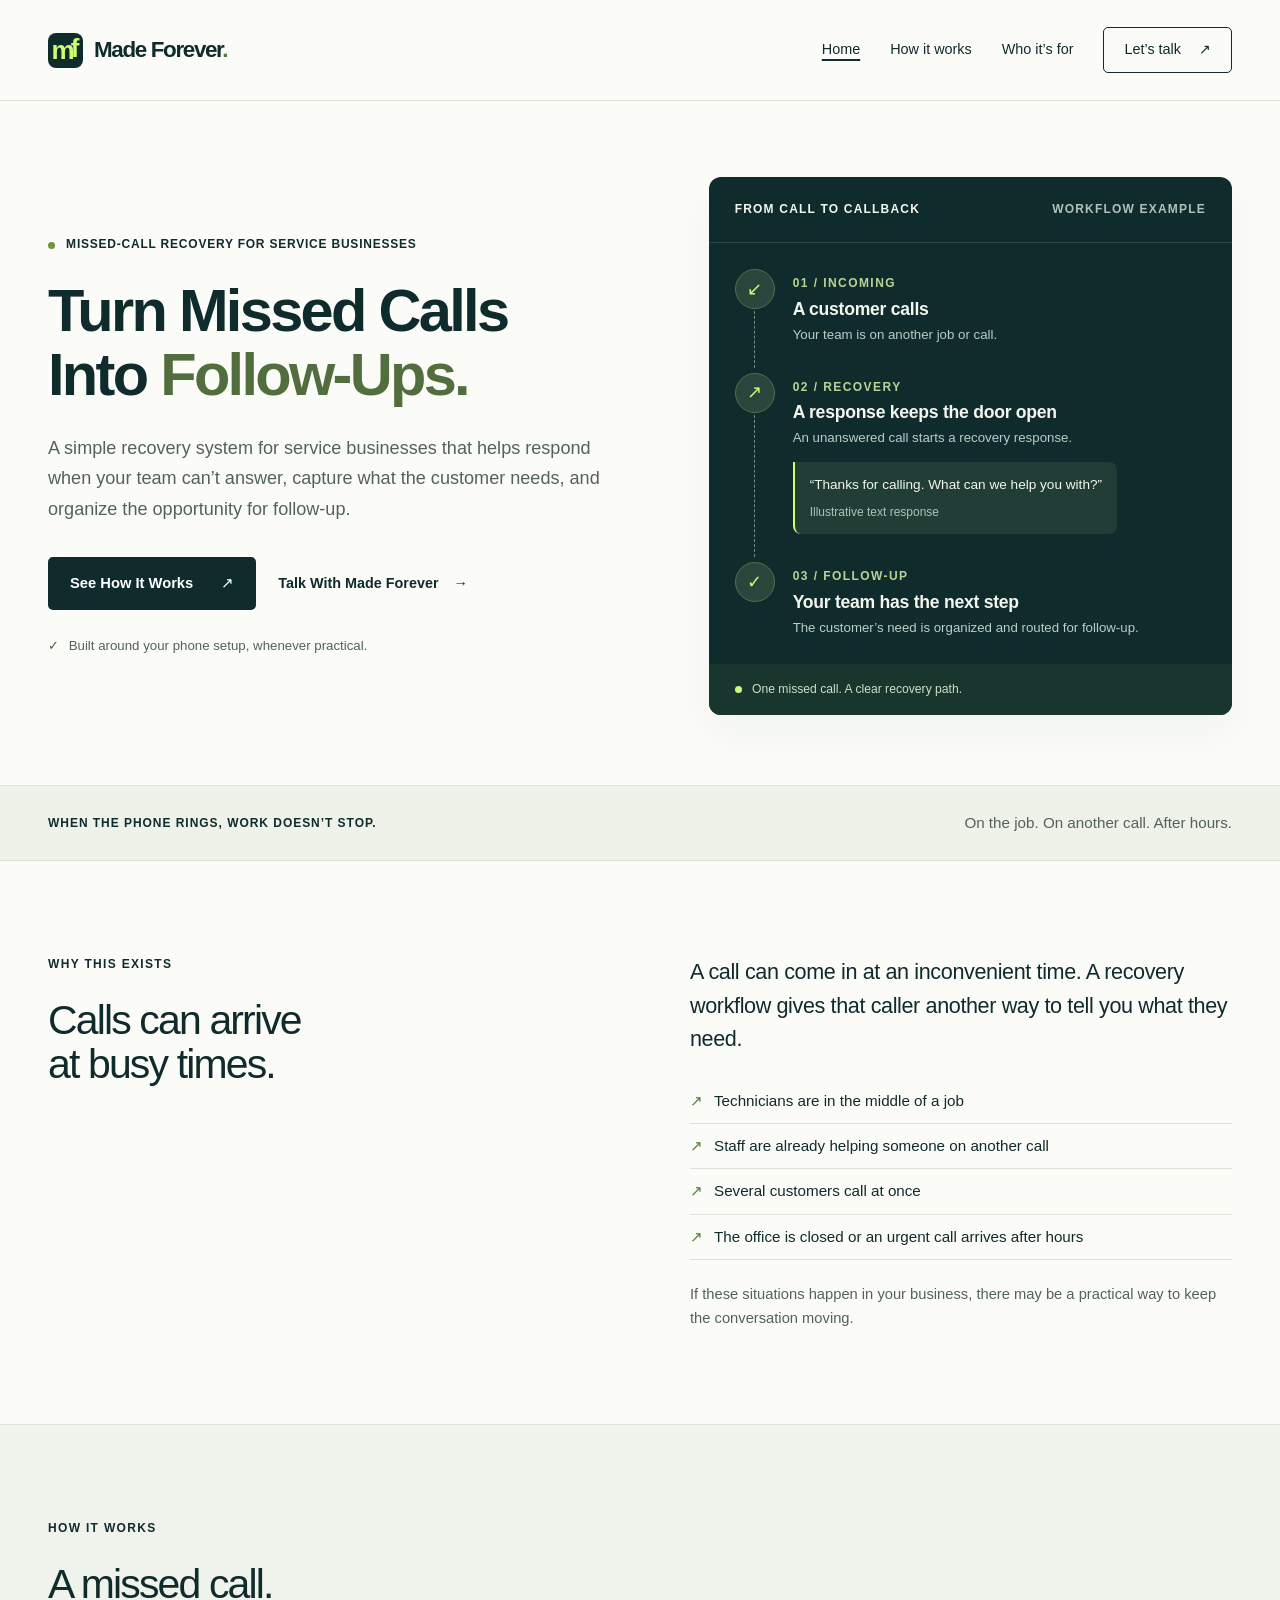
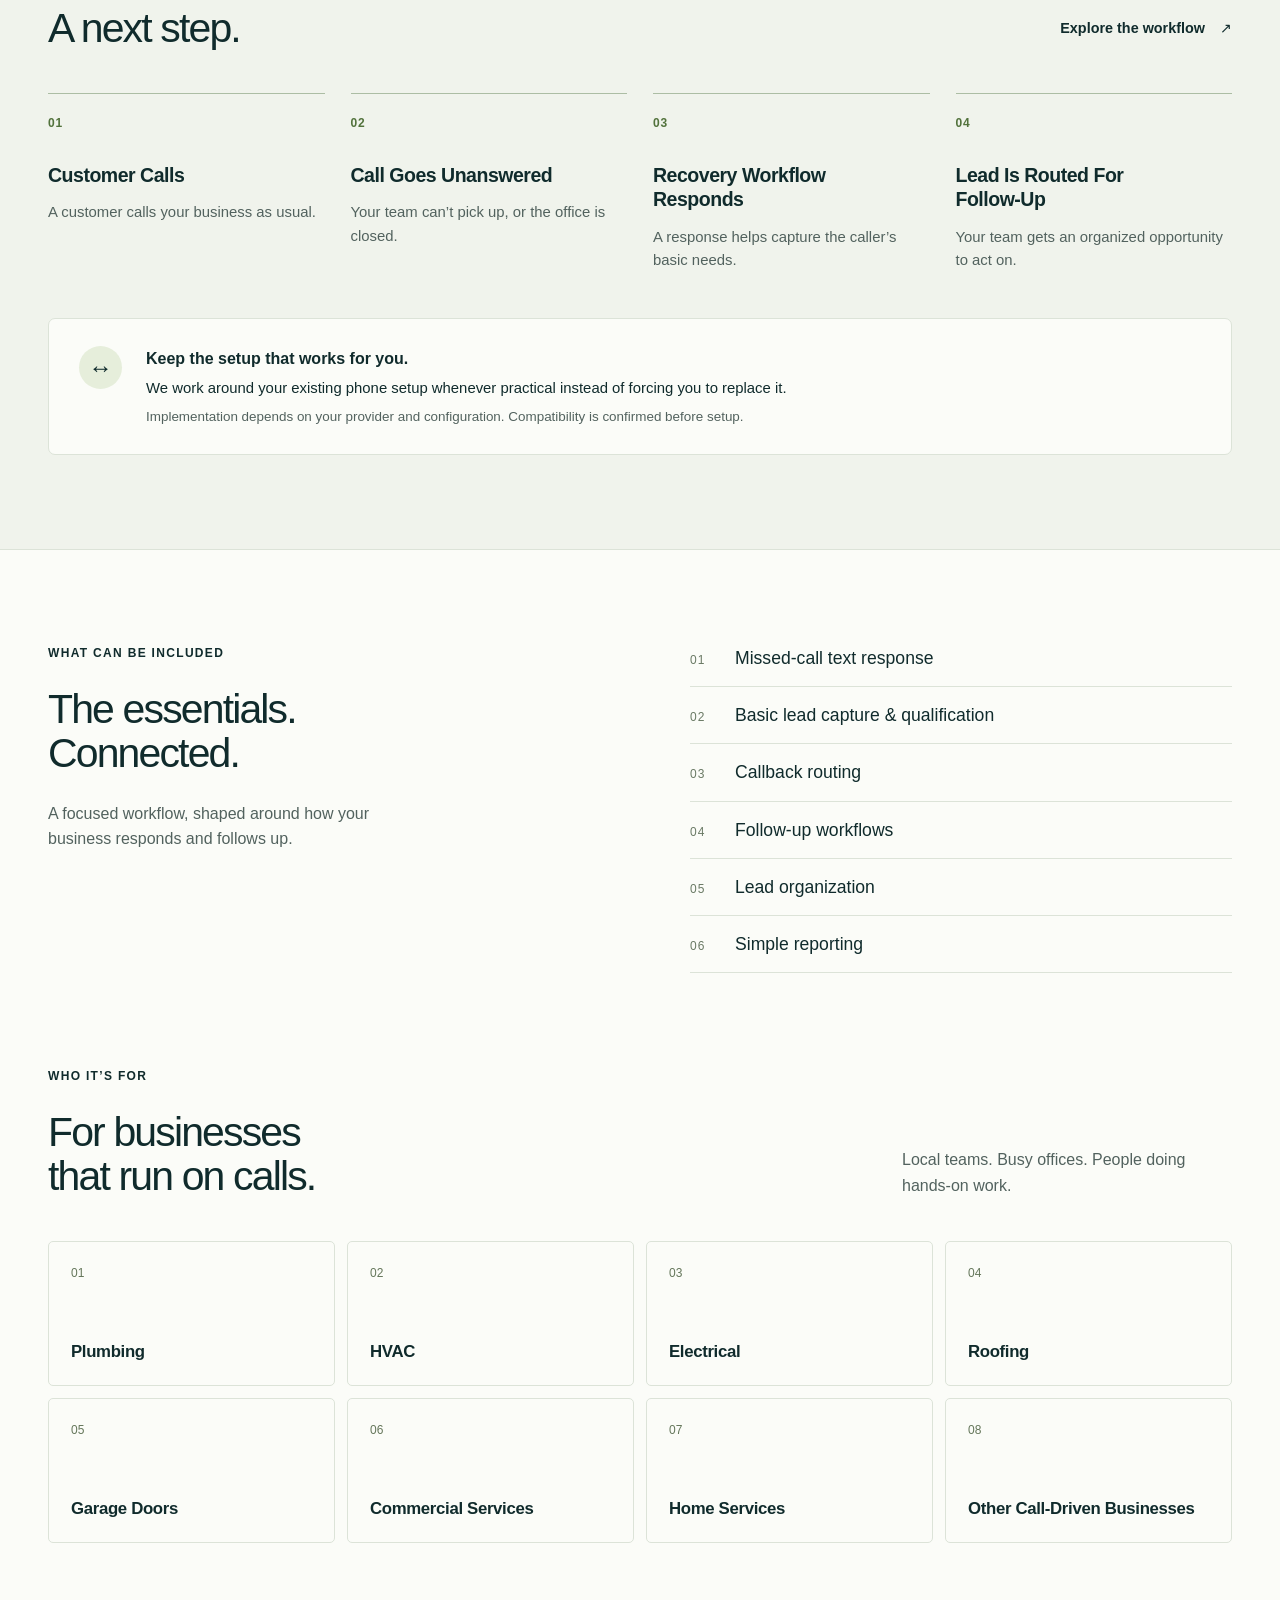
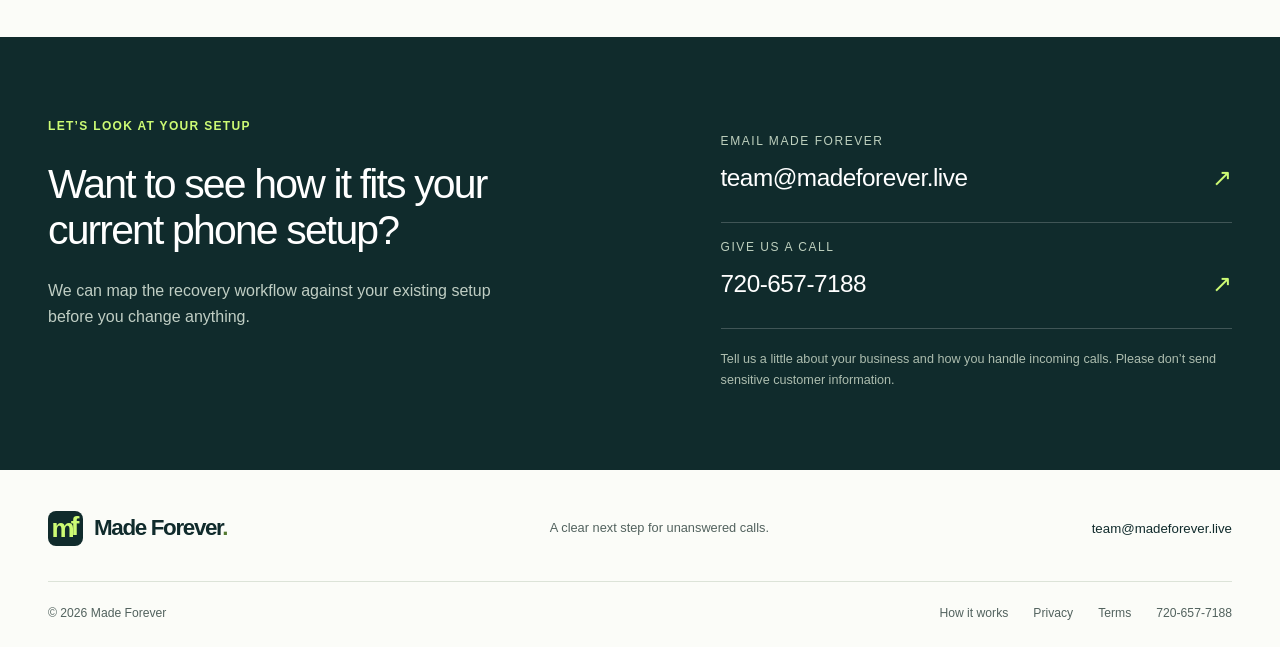
<file: docs/index.html>
<!doctype html>
<html lang="en"><head><meta charset="utf-8"><meta name="viewport" content="width=device-width, initial-scale=1">
<title>Made Forever | Missed-Call Recovery for Service Businesses</title><meta name="description" content="Turn missed calls into follow-ups. Made Forever helps service businesses respond to unanswered calls, capture customer needs, and route leads for follow-up.">
<meta name="theme-color" content="#102b2c"><link rel="canonical" href="https://superjames33.github.io/made-forever-site/">
<meta property="og:type" content="website"><meta property="og:site_name" content="Made Forever"><meta property="og:title" content="Made Forever | Missed-Call Recovery for Service Businesses"><meta property="og:description" content="Turn missed calls into follow-ups. Made Forever helps service businesses respond to unanswered calls, capture customer needs, and route leads for follow-up."><meta property="og:url" content="https://superjames33.github.io/made-forever-site/"><meta property="og:image" content="https://superjames33.github.io/made-forever-site/assets/social-preview.png"><meta property="og:image:width" content="1200"><meta property="og:image:height" content="630"><meta property="og:image:alt" content="Made Forever. Turn Missed Calls Into Follow-Ups."><meta name="twitter:card" content="summary_large_image">
<link rel="icon" href="assets/favicon.svg" type="image/svg+xml"><link rel="stylesheet" href="assets/site.css"></head>
<body><a class="skip-link" href="#main">Skip to content</a><header class="site-header"><div class="container nav-wrap"><a class="brand" href="index.html" aria-label="Made Forever home"><span class="brand-mark" aria-hidden="true">m<span>f</span></span><span>Made Forever<span class="brand-dot">.</span></span></a><nav aria-label="Main navigation"><a href="index.html" aria-current="page">Home</a><a href="how-it-works.html">How it works</a><a href="index.html#who-its-for">Who it’s for</a><a class="nav-contact" href="index.html#contact">Let’s talk <span aria-hidden="true">↗</span></a></nav></div></header>
<main id="main"><section class="hero"><div class="container hero-grid"><div class="hero-copy"><p class="eyebrow"><span class="status-dot"></span> MISSED-CALL RECOVERY FOR SERVICE BUSINESSES</p><h1>Turn Missed Calls<br>Into <span>Follow-Ups.</span></h1><p class="hero-description">A simple recovery system for service businesses that helps respond when your team can’t answer, capture what the customer needs, and organize the opportunity for follow-up.</p><div class="hero-actions"><a class="button" href="how-it-works.html">See How It Works <span aria-hidden="true">↗</span></a><a class="text-link" href="#contact">Talk With Made Forever <span aria-hidden="true">→</span></a></div><p class="compatibility"><span aria-hidden="true">✓</span> Built around your phone setup, whenever practical.</p></div>
<div class="workflow-panel" aria-label="Illustrative missed-call recovery workflow"><div class="panel-top"><span>FROM CALL TO CALLBACK</span><span class="diagram-label">WORKFLOW EXAMPLE</span></div><ol class="hero-flow"><li><span class="flow-icon" aria-hidden="true">↙</span><div><span class="flow-kicker">01 / INCOMING</span><h3>A customer calls</h3><p>Your team is on another job or call.</p></div></li><li><span class="flow-icon" aria-hidden="true">↗</span><div><span class="flow-kicker">02 / RECOVERY</span><h3>A response keeps the door open</h3><p>An unanswered call starts a recovery response.</p><div class="message-example">“Thanks for calling. What can we help you with?”<span>Illustrative text response</span></div></div></li><li><span class="flow-icon" aria-hidden="true">✓</span><div><span class="flow-kicker">03 / FOLLOW-UP</span><h3>Your team has the next step</h3><p>The customer’s need is organized and routed for follow-up.</p></div></li></ol><div class="panel-bottom"><span class="status-dot"></span> One missed call. A clear recovery path.</div></div></div></section>
<section class="context-strip"><div class="container"><span>WHEN THE PHONE RINGS, WORK DOESN’T STOP.</span><p>On the job. On another call. After hours.</p></div></section>
<section class="section why-section"><div class="container split"><div><p class="eyebrow">WHY THIS EXISTS</p><h2>Calls can arrive<br>at busy times.</h2></div><div><p class="large-copy">A call can come in at an inconvenient time. A recovery workflow gives that caller another way to tell you what they need.</p><ul class="situations"><li>Technicians are in the middle of a job</li><li>Staff are already helping someone on another call</li><li>Several customers call at once</li><li>The office is closed or an urgent call arrives after hours</li></ul><p class="muted">If these situations happen in your business, there may be a practical way to keep the conversation moving.</p></div></div></section>
<section class="section process-section" id="how-it-works"><div class="container"><div class="section-heading"><div><p class="eyebrow">HOW IT WORKS</p><h2>A missed call.<br>A next step.</h2></div><a class="text-link" href="how-it-works.html">Explore the workflow <span aria-hidden="true">↗</span></a></div><ol class="process-grid"><li><span class="step-number">01</span><h3>Customer Calls</h3><p>A customer calls your business as usual.</p></li><li><span class="step-number">02</span><h3>Call Goes Unanswered</h3><p>Your team can’t pick up, or the office is closed.</p></li><li><span class="step-number">03</span><h3>Recovery Workflow Responds</h3><p>A response helps capture the caller’s basic needs.</p></li><li><span class="step-number">04</span><h3>Lead Is Routed For Follow-Up</h3><p>Your team gets an organized opportunity to act on.</p></li></ol><div class="setup-note"><span class="note-icon" aria-hidden="true">↔</span><div><strong>Keep the setup that works for you.</strong><p>We work around your existing phone setup whenever practical instead of forcing you to replace it.</p><p class="muted">Implementation depends on your provider and configuration. Compatibility is confirmed before setup.</p></div></div></div></section>
<section class="section capabilities"><div class="container split"><div><p class="eyebrow">WHAT CAN BE INCLUDED</p><h2>The essentials.<br>Connected.</h2><p>A focused workflow, shaped around how your business responds and follows up.</p></div><ul class="capability-list"><li><span>01</span>Missed-call text response</li><li><span>02</span>Basic lead capture &amp; qualification</li><li><span>03</span>Callback routing</li><li><span>04</span>Follow-up workflows</li><li><span>05</span>Lead organization</li><li><span>06</span>Simple reporting</li></ul></div></section>
<section class="section industries" id="who-its-for"><div class="container"><p class="eyebrow">WHO IT’S FOR</p><div class="section-heading"><h2>For businesses<br>that run on calls.</h2><p>Local teams. Busy offices. People doing hands-on work.</p></div><ul class="industry-grid"><li><span aria-hidden="true">01</span><h3>Plumbing</h3></li><li><span aria-hidden="true">02</span><h3>HVAC</h3></li><li><span aria-hidden="true">03</span><h3>Electrical</h3></li><li><span aria-hidden="true">04</span><h3>Roofing</h3></li><li><span aria-hidden="true">05</span><h3>Garage Doors</h3></li><li><span aria-hidden="true">06</span><h3>Commercial Services</h3></li><li><span aria-hidden="true">07</span><h3>Home Services</h3></li><li><span aria-hidden="true">08</span><h3>Other Call-Driven Businesses</h3></li></ul></div></section><section class="contact-section" id="contact"><div class="container contact-grid"><div><p class="eyebrow">LET’S LOOK AT YOUR SETUP</p><h2>Want to see how it fits your current phone setup?</h2><p>We can map the recovery workflow against your existing setup before you change anything.</p></div><div class="contact-details"><a href="mailto:team@madeforever.live"><span>EMAIL MADE FOREVER</span>team@madeforever.live <span aria-hidden="true">↗</span></a><a href="tel:+17206577188"><span>GIVE US A CALL</span>720-657-7188 <span aria-hidden="true">↗</span></a><p>Tell us a little about your business and how you handle incoming calls. Please don’t send sensitive customer information.</p></div></div></section></main>
<footer><div class="container footer-top"><a class="brand" href="index.html" aria-label="Made Forever home"><span class="brand-mark" aria-hidden="true">m<span>f</span></span><span>Made Forever<span class="brand-dot">.</span></span></a><p>A clear next step for unanswered calls.</p><a href="mailto:team@madeforever.live">team@madeforever.live</a></div><div class="container footer-bottom"><span>© 2026 Made Forever</span><nav aria-label="Footer navigation"><a href="how-it-works.html">How it works</a><a href="privacy.html">Privacy</a><a href="terms.html">Terms</a><a href="tel:+17206577188">720-657-7188</a></nav></div></footer></body></html>
</file>
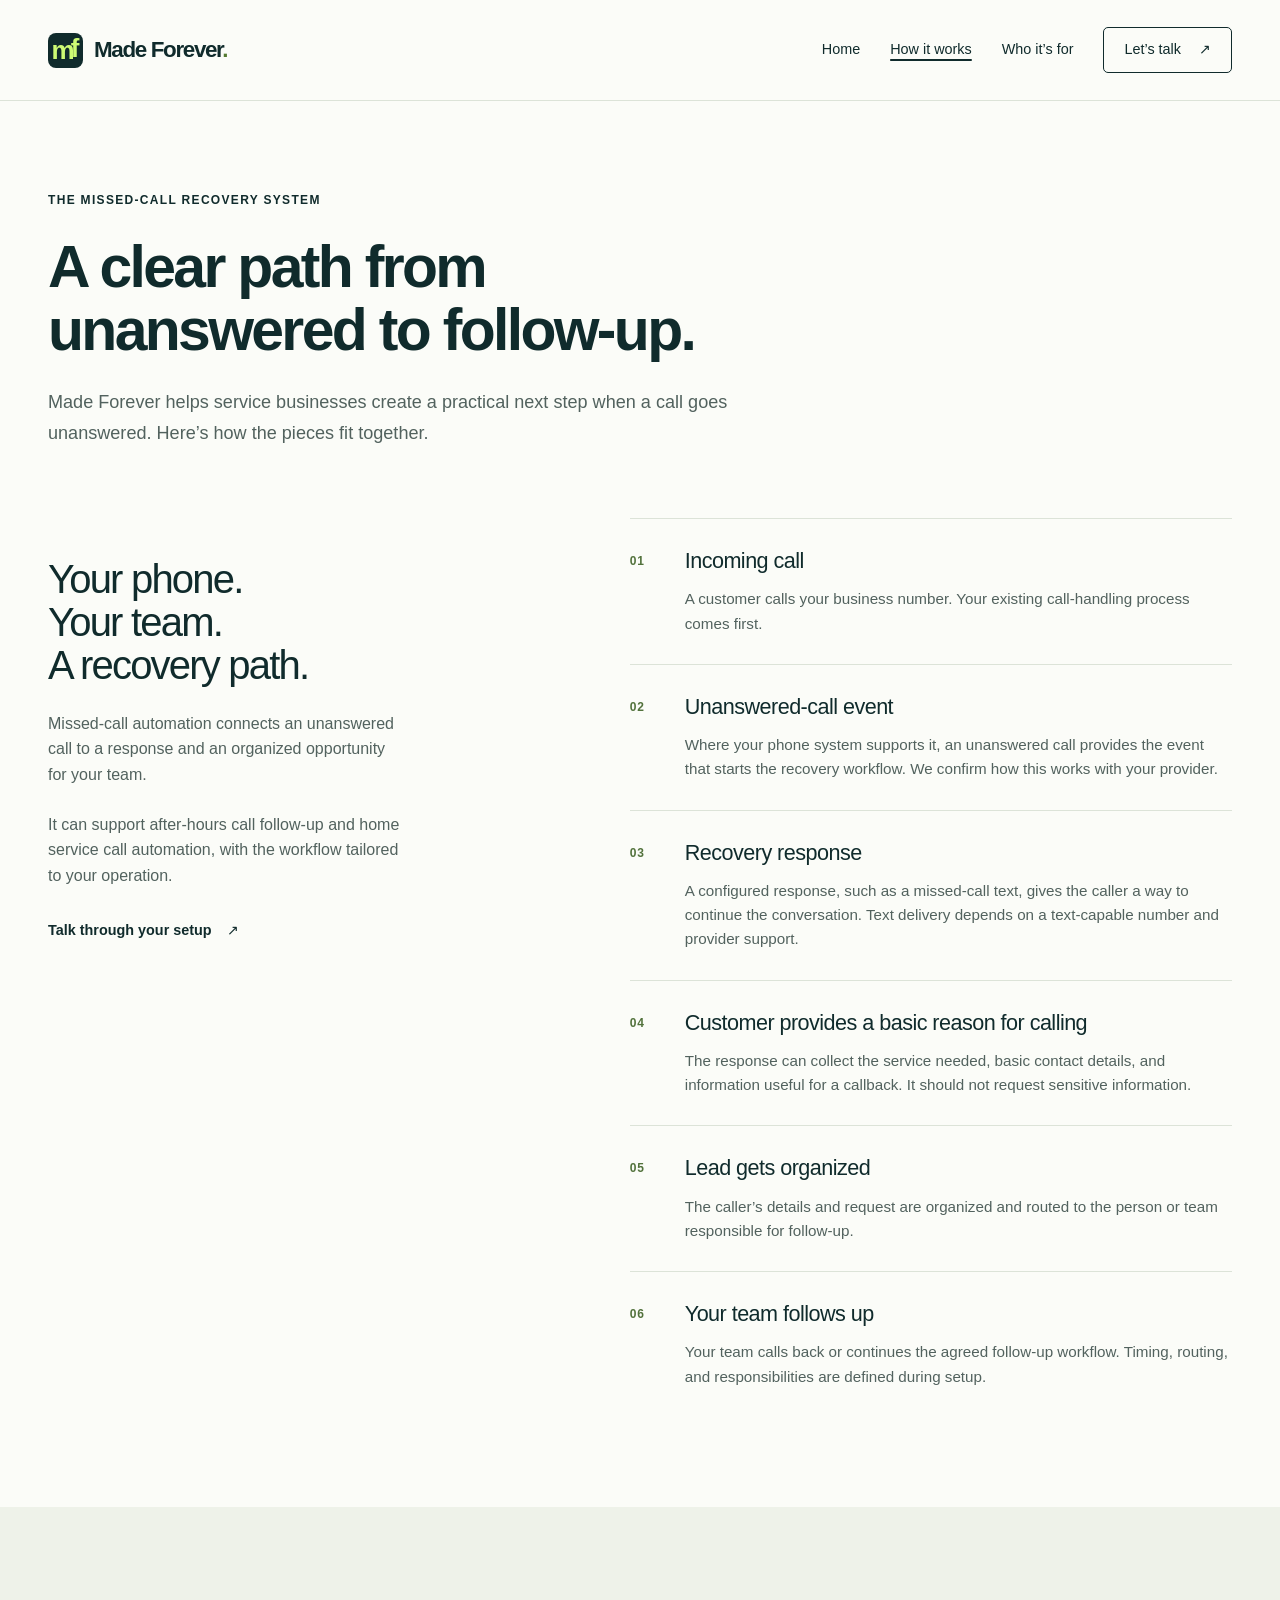
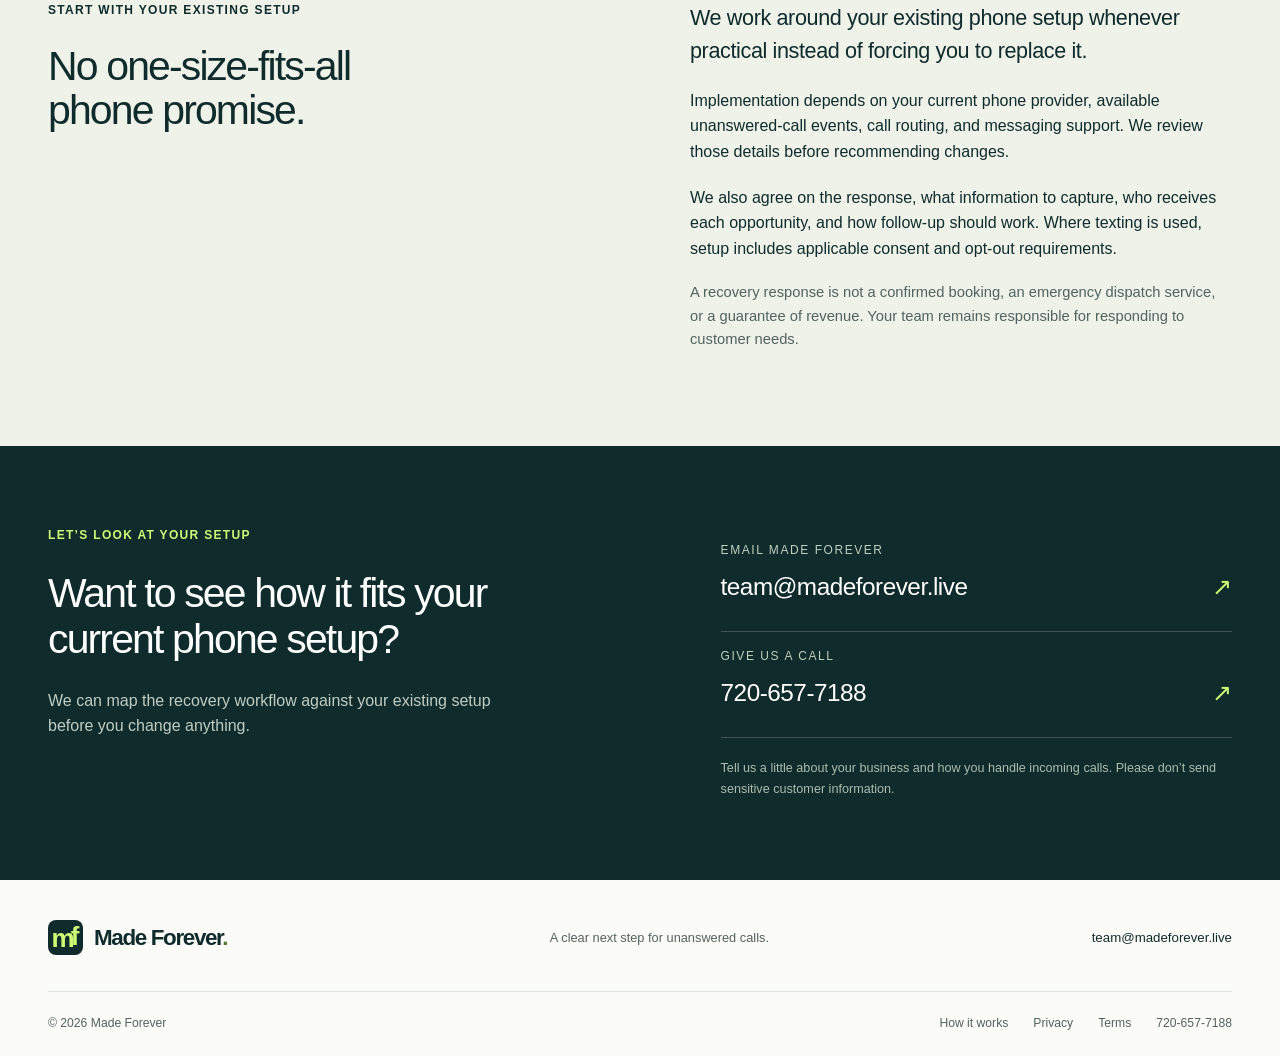
<file: docs/how-it-works.html>
<!doctype html>
<html lang="en"><head><meta charset="utf-8"><meta name="viewport" content="width=device-width, initial-scale=1">
<title>How Missed-Call Recovery Works | Made Forever</title><meta name="description" content="See how an unanswered call becomes a recovery response, an organized lead, and a team follow-up. Compatibility depends on your existing phone system.">
<meta name="theme-color" content="#102b2c"><link rel="canonical" href="https://superjames33.github.io/made-forever-site/how-it-works.html">
<meta property="og:type" content="website"><meta property="og:site_name" content="Made Forever"><meta property="og:title" content="How Missed-Call Recovery Works | Made Forever"><meta property="og:description" content="See how an unanswered call becomes a recovery response, an organized lead, and a team follow-up. Compatibility depends on your existing phone system."><meta property="og:url" content="https://superjames33.github.io/made-forever-site/how-it-works.html"><meta property="og:image" content="https://superjames33.github.io/made-forever-site/assets/social-preview.png"><meta property="og:image:width" content="1200"><meta property="og:image:height" content="630"><meta property="og:image:alt" content="Made Forever. Turn Missed Calls Into Follow-Ups."><meta name="twitter:card" content="summary_large_image">
<link rel="icon" href="assets/favicon.svg" type="image/svg+xml"><link rel="stylesheet" href="assets/site.css"></head>
<body><a class="skip-link" href="#main">Skip to content</a><header class="site-header"><div class="container nav-wrap"><a class="brand" href="index.html" aria-label="Made Forever home"><span class="brand-mark" aria-hidden="true">m<span>f</span></span><span>Made Forever<span class="brand-dot">.</span></span></a><nav aria-label="Main navigation"><a href="index.html">Home</a><a href="how-it-works.html" aria-current="page">How it works</a><a href="index.html#who-its-for">Who it’s for</a><a class="nav-contact" href="index.html#contact">Let’s talk <span aria-hidden="true">↗</span></a></nav></div></header>
<main id="main"><section class="page-hero container"><p class="eyebrow">THE MISSED-CALL RECOVERY SYSTEM</p><h1>A clear path from<br>unanswered to follow-up.</h1><p class="hero-description">Made Forever helps service businesses create a practical next step when a call goes unanswered. Here’s how the pieces fit together.</p></section><section class="container detail-layout"><div class="detail-intro"><h2>Your phone.<br>Your team.<br>A recovery path.</h2><p>Missed-call automation connects an unanswered call to a response and an organized opportunity for your team.</p><p>It can support after-hours call follow-up and home service call automation, with the workflow tailored to your operation.</p><a class="text-link" href="#contact">Talk through your setup <span aria-hidden="true">↗</span></a></div><ol class="detail-steps"><li><span class="step-number">01</span><div><h2>Incoming call</h2><p>A customer calls your business number. Your existing call-handling process comes first.</p></div></li><li><span class="step-number">02</span><div><h2>Unanswered-call event</h2><p>Where your phone system supports it, an unanswered call provides the event that starts the recovery workflow. We confirm how this works with your provider.</p></div></li><li><span class="step-number">03</span><div><h2>Recovery response</h2><p>A configured response, such as a missed-call text, gives the caller a way to continue the conversation. Text delivery depends on a text-capable number and provider support.</p></div></li><li><span class="step-number">04</span><div><h2>Customer provides a basic reason for calling</h2><p>The response can collect the service needed, basic contact details, and information useful for a callback. It should not request sensitive information.</p></div></li><li><span class="step-number">05</span><div><h2>Lead gets organized</h2><p>The caller’s details and request are organized and routed to the person or team responsible for follow-up.</p></div></li><li><span class="step-number">06</span><div><h2>Your team follows up</h2><p>Your team calls back or continues the agreed follow-up workflow. Timing, routing, and responsibilities are defined during setup.</p></div></li></ol></section><section class="section compatibility-section"><div class="container split"><div><p class="eyebrow">START WITH YOUR EXISTING SETUP</p><h2>No one-size-fits-all<br>phone promise.</h2></div><div><p class="large-copy">We work around your existing phone setup whenever practical instead of forcing you to replace it.</p><p>Implementation depends on your current phone provider, available unanswered-call events, call routing, and messaging support. We review those details before recommending changes.</p><p>We also agree on the response, what information to capture, who receives each opportunity, and how follow-up should work. Where texting is used, setup includes applicable consent and opt-out requirements.</p><p class="muted">A recovery response is not a confirmed booking, an emergency dispatch service, or a guarantee of revenue. Your team remains responsible for responding to customer needs.</p></div></div></section><section class="contact-section" id="contact"><div class="container contact-grid"><div><p class="eyebrow">LET’S LOOK AT YOUR SETUP</p><h2>Want to see how it fits your current phone setup?</h2><p>We can map the recovery workflow against your existing setup before you change anything.</p></div><div class="contact-details"><a href="mailto:team@madeforever.live"><span>EMAIL MADE FOREVER</span>team@madeforever.live <span aria-hidden="true">↗</span></a><a href="tel:+17206577188"><span>GIVE US A CALL</span>720-657-7188 <span aria-hidden="true">↗</span></a><p>Tell us a little about your business and how you handle incoming calls. Please don’t send sensitive customer information.</p></div></div></section></main>
<footer><div class="container footer-top"><a class="brand" href="index.html" aria-label="Made Forever home"><span class="brand-mark" aria-hidden="true">m<span>f</span></span><span>Made Forever<span class="brand-dot">.</span></span></a><p>A clear next step for unanswered calls.</p><a href="mailto:team@madeforever.live">team@madeforever.live</a></div><div class="container footer-bottom"><span>© 2026 Made Forever</span><nav aria-label="Footer navigation"><a href="how-it-works.html">How it works</a><a href="privacy.html">Privacy</a><a href="terms.html">Terms</a><a href="tel:+17206577188">720-657-7188</a></nav></div></footer></body></html>
</file>
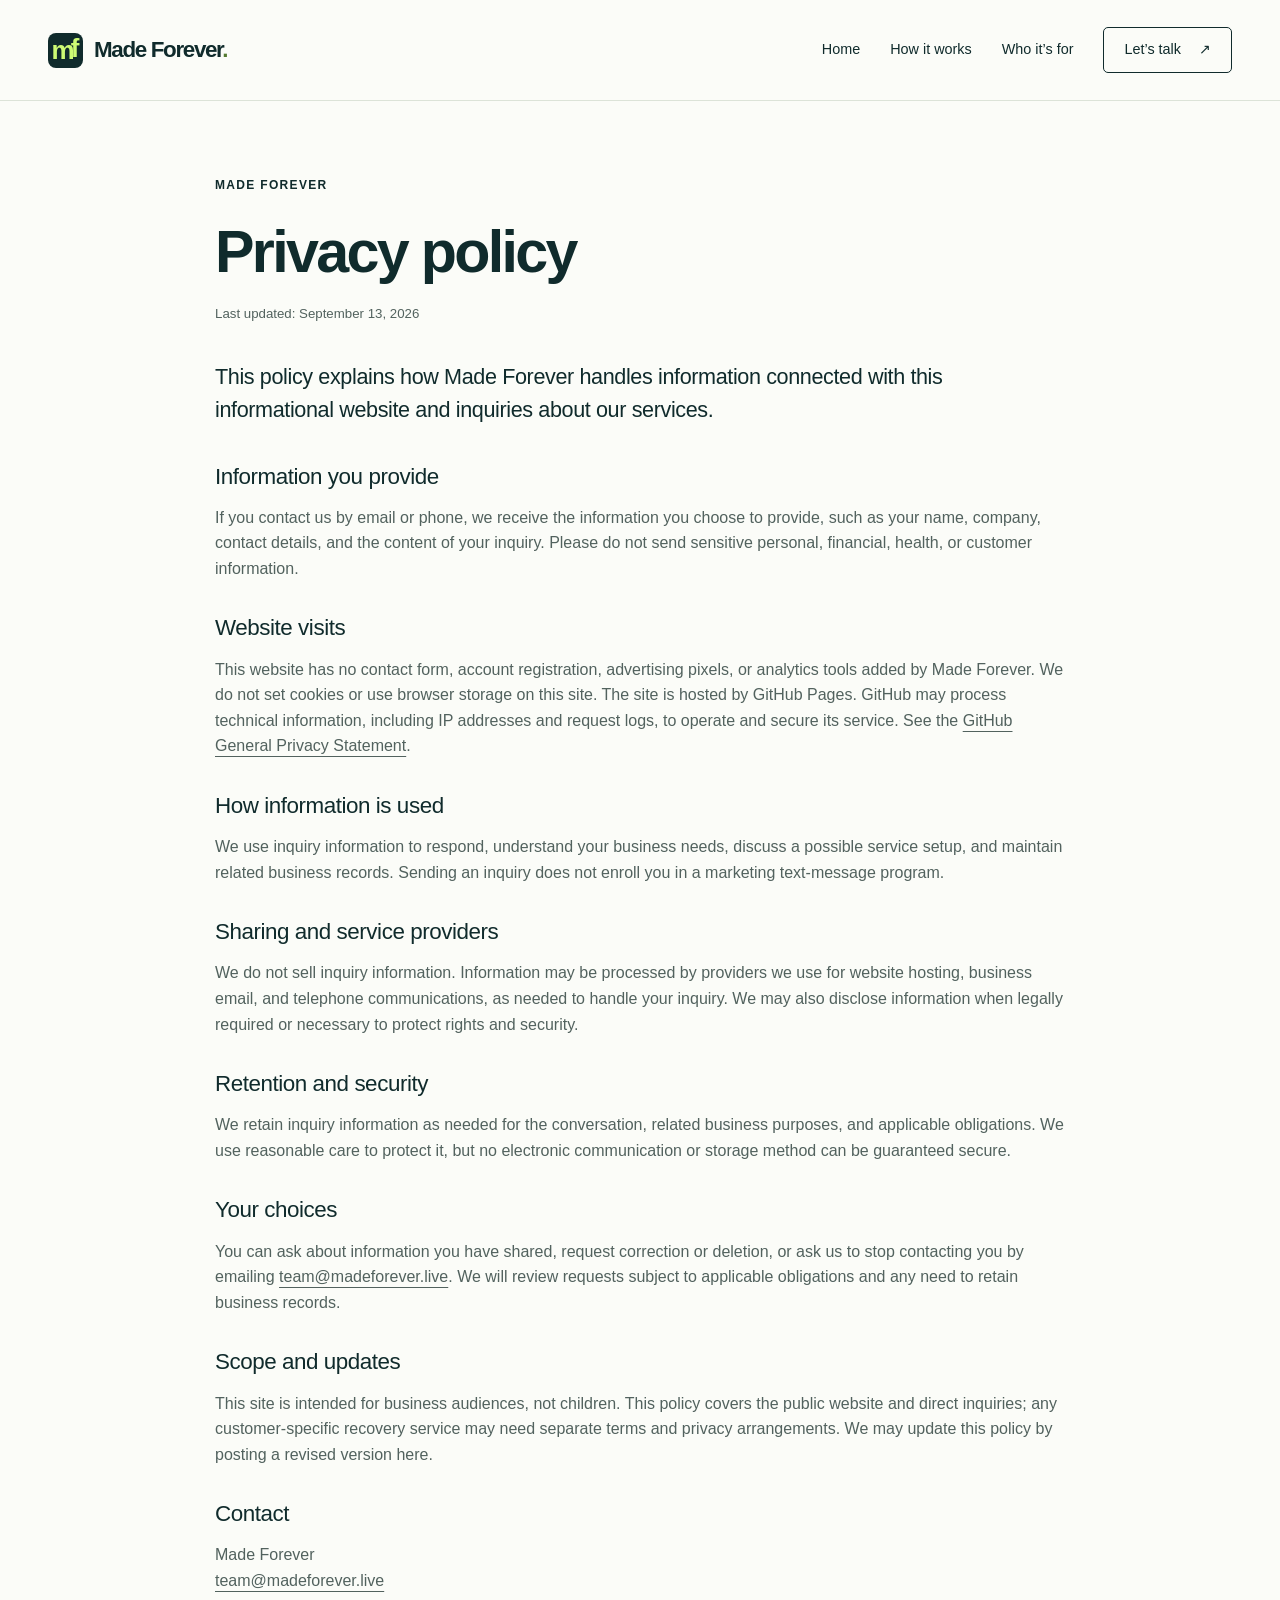
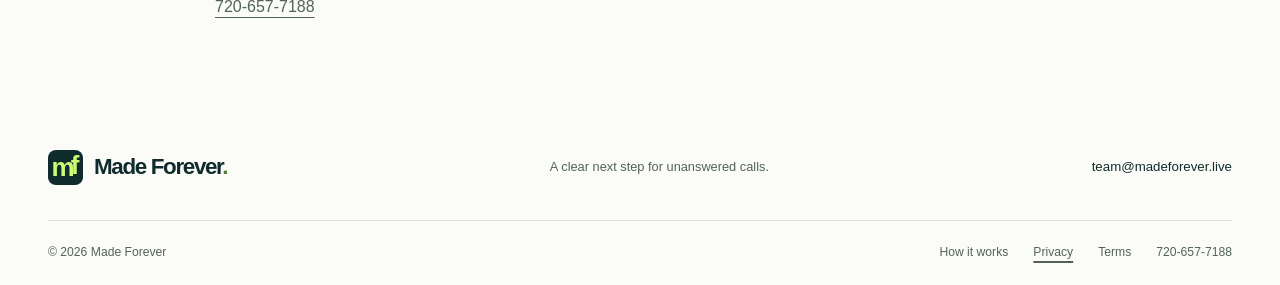
<file: docs/privacy.html>
<!doctype html>
<html lang="en"><head><meta charset="utf-8"><meta name="viewport" content="width=device-width, initial-scale=1">
<title>Privacy Policy | Made Forever</title><meta name="description" content="How this Made Forever informational website handles website visits and information you choose to share by email or phone.">
<meta name="theme-color" content="#102b2c"><link rel="canonical" href="https://superjames33.github.io/made-forever-site/privacy.html">
<meta property="og:type" content="website"><meta property="og:site_name" content="Made Forever"><meta property="og:title" content="Privacy Policy | Made Forever"><meta property="og:description" content="How this Made Forever informational website handles website visits and information you choose to share by email or phone."><meta property="og:url" content="https://superjames33.github.io/made-forever-site/privacy.html"><meta property="og:image" content="https://superjames33.github.io/made-forever-site/assets/social-preview.png"><meta property="og:image:width" content="1200"><meta property="og:image:height" content="630"><meta property="og:image:alt" content="Made Forever. Turn Missed Calls Into Follow-Ups."><meta name="twitter:card" content="summary_large_image">
<link rel="icon" href="assets/favicon.svg" type="image/svg+xml"><link rel="stylesheet" href="assets/site.css"></head>
<body><a class="skip-link" href="#main">Skip to content</a><header class="site-header"><div class="container nav-wrap"><a class="brand" href="index.html" aria-label="Made Forever home"><span class="brand-mark" aria-hidden="true">m<span>f</span></span><span>Made Forever<span class="brand-dot">.</span></span></a><nav aria-label="Main navigation"><a href="index.html">Home</a><a href="how-it-works.html">How it works</a><a href="index.html#who-its-for">Who it’s for</a><a class="nav-contact" href="index.html#contact">Let’s talk <span aria-hidden="true">↗</span></a></nav></div></header>
<main id="main"><article class="legal container"><p class="eyebrow">MADE FOREVER</p><h1>Privacy policy</h1><p class="updated">Last updated: September 13, 2026</p><p class="large-copy">This policy explains how Made Forever handles information connected with this informational website and inquiries about our services.</p><section><h2>Information you provide</h2><p>If you contact us by email or phone, we receive the information you choose to provide, such as your name, company, contact details, and the content of your inquiry. Please do not send sensitive personal, financial, health, or customer information.</p></section><section><h2>Website visits</h2><p>This website has no contact form, account registration, advertising pixels, or analytics tools added by Made Forever. We do not set cookies or use browser storage on this site. The site is hosted by GitHub Pages. GitHub may process technical information, including IP addresses and request logs, to operate and secure its service. See the <a href="https://docs.github.com/en/site-policy/privacy-policies/github-general-privacy-statement">GitHub General Privacy Statement</a>.</p></section><section><h2>How information is used</h2><p>We use inquiry information to respond, understand your business needs, discuss a possible service setup, and maintain related business records. Sending an inquiry does not enroll you in a marketing text-message program.</p></section><section><h2>Sharing and service providers</h2><p>We do not sell inquiry information. Information may be processed by providers we use for website hosting, business email, and telephone communications, as needed to handle your inquiry. We may also disclose information when legally required or necessary to protect rights and security.</p></section><section><h2>Retention and security</h2><p>We retain inquiry information as needed for the conversation, related business purposes, and applicable obligations. We use reasonable care to protect it, but no electronic communication or storage method can be guaranteed secure.</p></section><section><h2>Your choices</h2><p>You can ask about information you have shared, request correction or deletion, or ask us to stop contacting you by emailing <a href="mailto:team@madeforever.live">team@madeforever.live</a>. We will review requests subject to applicable obligations and any need to retain business records.</p></section><section><h2>Scope and updates</h2><p>This site is intended for business audiences, not children. This policy covers the public website and direct inquiries; any customer-specific recovery service may need separate terms and privacy arrangements. We may update this policy by posting a revised version here.</p></section><section><h2>Contact</h2><p>Made Forever<br><a href="mailto:team@madeforever.live">team@madeforever.live</a><br><a href="tel:+17206577188">720-657-7188</a></p></section></article></main>
<footer><div class="container footer-top"><a class="brand" href="index.html" aria-label="Made Forever home"><span class="brand-mark" aria-hidden="true">m<span>f</span></span><span>Made Forever<span class="brand-dot">.</span></span></a><p>A clear next step for unanswered calls.</p><a href="mailto:team@madeforever.live">team@madeforever.live</a></div><div class="container footer-bottom"><span>© 2026 Made Forever</span><nav aria-label="Footer navigation"><a href="how-it-works.html">How it works</a><a href="privacy.html" aria-current="page">Privacy</a><a href="terms.html">Terms</a><a href="tel:+17206577188">720-657-7188</a></nav></div></footer></body></html>
</file>
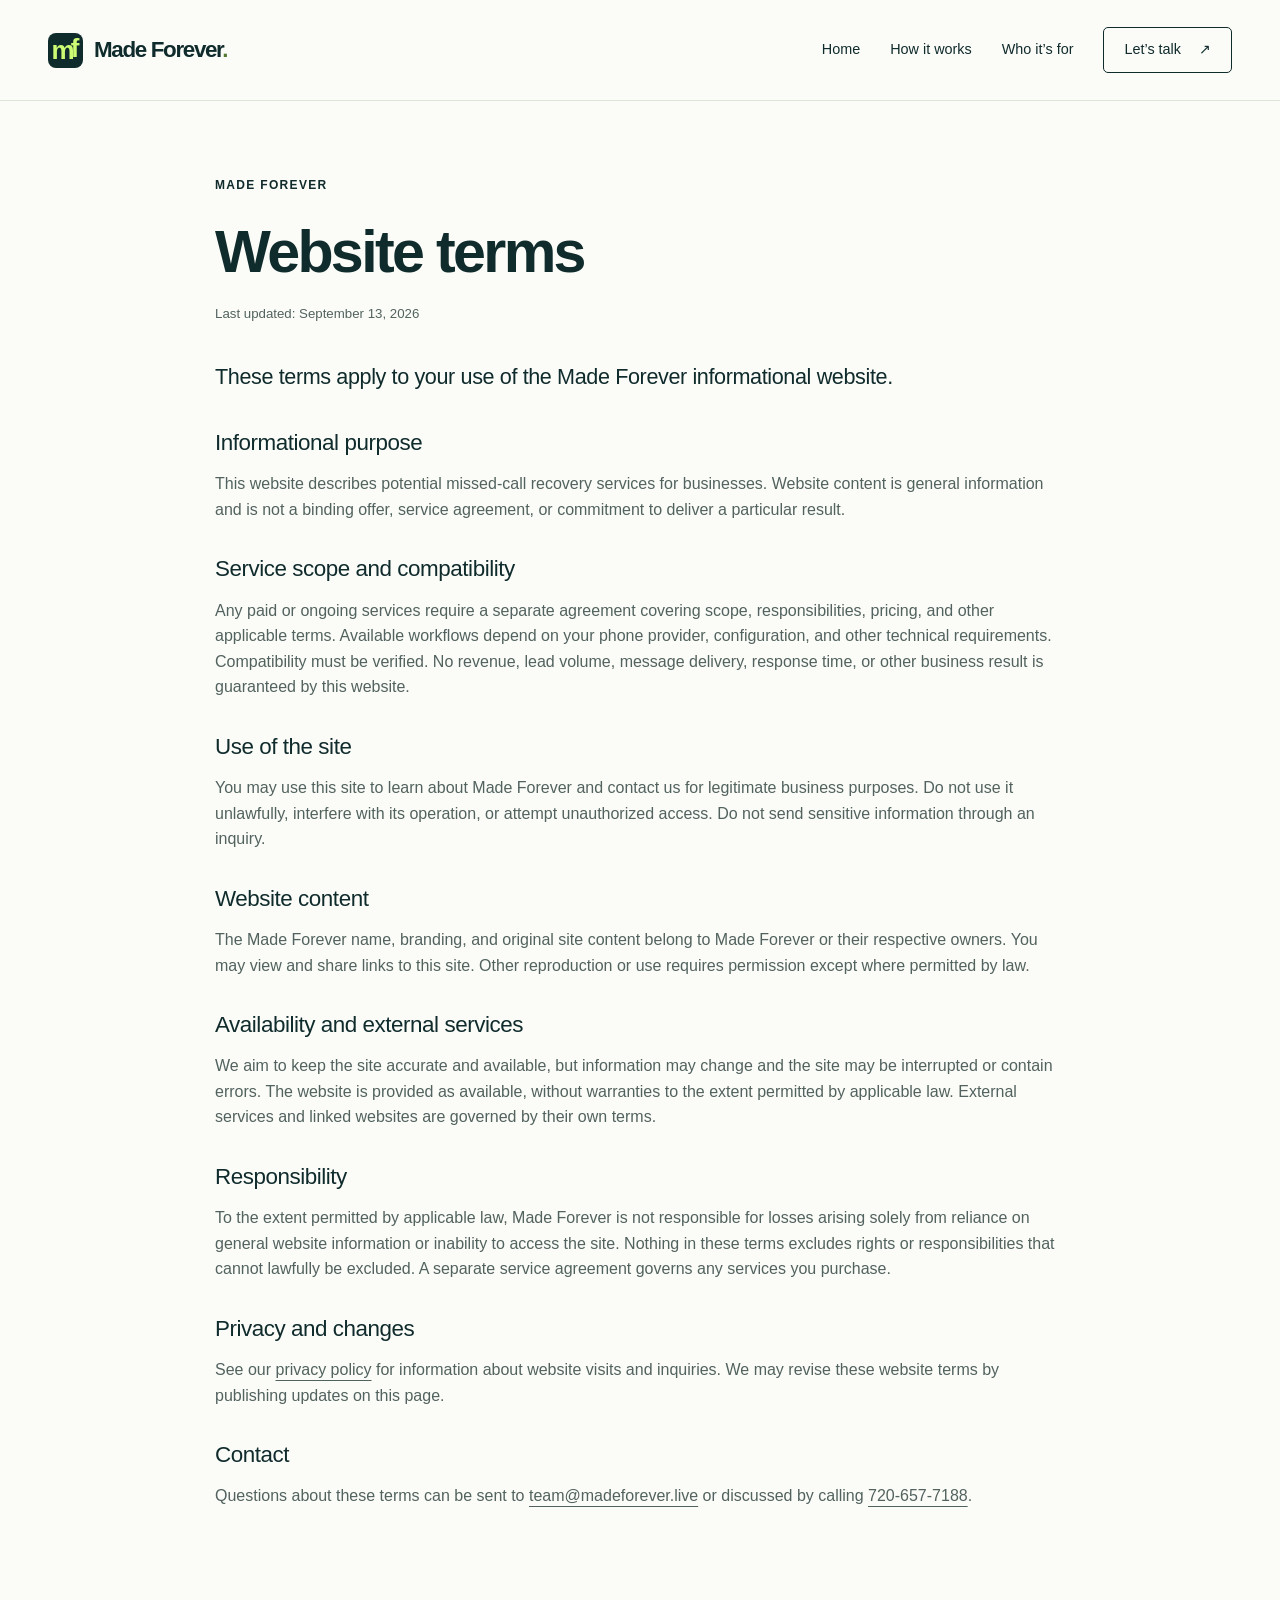
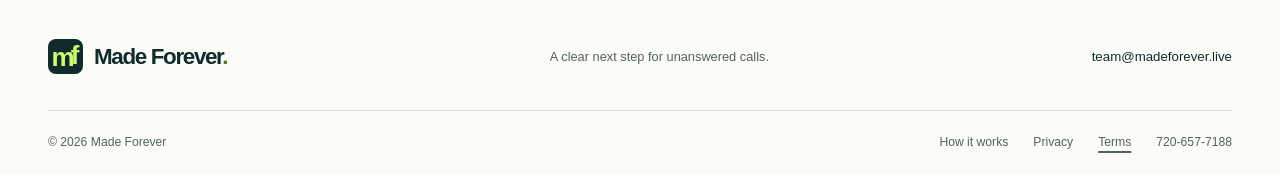
<file: docs/terms.html>
<!doctype html>
<html lang="en"><head><meta charset="utf-8"><meta name="viewport" content="width=device-width, initial-scale=1">
<title>Website Terms | Made Forever</title><meta name="description" content="Terms for using the Made Forever informational website and requesting information about missed-call recovery services.">
<meta name="theme-color" content="#102b2c"><link rel="canonical" href="https://superjames33.github.io/made-forever-site/terms.html">
<meta property="og:type" content="website"><meta property="og:site_name" content="Made Forever"><meta property="og:title" content="Website Terms | Made Forever"><meta property="og:description" content="Terms for using the Made Forever informational website and requesting information about missed-call recovery services."><meta property="og:url" content="https://superjames33.github.io/made-forever-site/terms.html"><meta property="og:image" content="https://superjames33.github.io/made-forever-site/assets/social-preview.png"><meta property="og:image:width" content="1200"><meta property="og:image:height" content="630"><meta property="og:image:alt" content="Made Forever. Turn Missed Calls Into Follow-Ups."><meta name="twitter:card" content="summary_large_image">
<link rel="icon" href="assets/favicon.svg" type="image/svg+xml"><link rel="stylesheet" href="assets/site.css"></head>
<body><a class="skip-link" href="#main">Skip to content</a><header class="site-header"><div class="container nav-wrap"><a class="brand" href="index.html" aria-label="Made Forever home"><span class="brand-mark" aria-hidden="true">m<span>f</span></span><span>Made Forever<span class="brand-dot">.</span></span></a><nav aria-label="Main navigation"><a href="index.html">Home</a><a href="how-it-works.html">How it works</a><a href="index.html#who-its-for">Who it’s for</a><a class="nav-contact" href="index.html#contact">Let’s talk <span aria-hidden="true">↗</span></a></nav></div></header>
<main id="main"><article class="legal container"><p class="eyebrow">MADE FOREVER</p><h1>Website terms</h1><p class="updated">Last updated: September 13, 2026</p><p class="large-copy">These terms apply to your use of the Made Forever informational website.</p><section><h2>Informational purpose</h2><p>This website describes potential missed-call recovery services for businesses. Website content is general information and is not a binding offer, service agreement, or commitment to deliver a particular result.</p></section><section><h2>Service scope and compatibility</h2><p>Any paid or ongoing services require a separate agreement covering scope, responsibilities, pricing, and other applicable terms. Available workflows depend on your phone provider, configuration, and other technical requirements. Compatibility must be verified. No revenue, lead volume, message delivery, response time, or other business result is guaranteed by this website.</p></section><section><h2>Use of the site</h2><p>You may use this site to learn about Made Forever and contact us for legitimate business purposes. Do not use it unlawfully, interfere with its operation, or attempt unauthorized access. Do not send sensitive information through an inquiry.</p></section><section><h2>Website content</h2><p>The Made Forever name, branding, and original site content belong to Made Forever or their respective owners. You may view and share links to this site. Other reproduction or use requires permission except where permitted by law.</p></section><section><h2>Availability and external services</h2><p>We aim to keep the site accurate and available, but information may change and the site may be interrupted or contain errors. The website is provided as available, without warranties to the extent permitted by applicable law. External services and linked websites are governed by their own terms.</p></section><section><h2>Responsibility</h2><p>To the extent permitted by applicable law, Made Forever is not responsible for losses arising solely from reliance on general website information or inability to access the site. Nothing in these terms excludes rights or responsibilities that cannot lawfully be excluded. A separate service agreement governs any services you purchase.</p></section><section><h2>Privacy and changes</h2><p>See our <a href="privacy.html">privacy policy</a> for information about website visits and inquiries. We may revise these website terms by publishing updates on this page.</p></section><section><h2>Contact</h2><p>Questions about these terms can be sent to <a href="mailto:team@madeforever.live">team@madeforever.live</a> or discussed by calling <a href="tel:+17206577188">720-657-7188</a>.</p></section></article></main>
<footer><div class="container footer-top"><a class="brand" href="index.html" aria-label="Made Forever home"><span class="brand-mark" aria-hidden="true">m<span>f</span></span><span>Made Forever<span class="brand-dot">.</span></span></a><p>A clear next step for unanswered calls.</p><a href="mailto:team@madeforever.live">team@madeforever.live</a></div><div class="container footer-bottom"><span>© 2026 Made Forever</span><nav aria-label="Footer navigation"><a href="how-it-works.html">How it works</a><a href="privacy.html">Privacy</a><a href="terms.html" aria-current="page">Terms</a><a href="tel:+17206577188">720-657-7188</a></nav></div></footer></body></html>
</file>
<file: docs/assets/site.css>
@charset "UTF-8";
:root{--ink:#102b2c;--muted:#52625e;--paper:#fbfcf8;--line:#dce3d8;--green:#cdfb74;--soft:#eef2e9;--white:#fff;font-family:Arial,Helvetica,sans-serif;color:var(--ink);background:var(--paper);font-synthesis:none;color-scheme:light}
*{box-sizing:border-box}html{scroll-behavior:smooth;scroll-padding-top:24px}body{margin:0;font-size:1rem;line-height:1.6}a{color:inherit;text-underline-offset:5px}a:hover{color:#3c612d}a:focus-visible{outline:3px solid #467323;outline-offset:5px}h1,h2,h3,p{margin:0}h1,h2,h3{line-height:1.07;letter-spacing:-.045em}h1{font-size:clamp(2.6rem,4.65vw,4.55rem);font-weight:600}h2{font-size:clamp(2rem,3.2vw,3rem);font-weight:500}h3{font-size:1.22rem;font-weight:600;letter-spacing:-.025em}p+p{margin-top:1rem}.container{width:min(1240px,calc(100% - 96px));margin-inline:auto}.skip-link{position:absolute;left:1rem;top:-100px;z-index:10;background:white;padding:1rem}.skip-link:focus{top:1rem}.site-header{border-bottom:1px solid var(--line)}.nav-wrap{display:flex;align-items:center;justify-content:space-between;gap:24px;min-height:100px}.brand{display:inline-flex;gap:11px;align-items:center;text-decoration:none;font-size:1.4rem;letter-spacing:-.06em;font-weight:700;white-space:nowrap}.brand-dot{color:#547a31}.brand-mark{display:flex;align-items:center;justify-content:center;width:35px;height:35px;border-radius:8px;background:var(--ink);color:var(--green);font-size:26px;font-weight:700;letter-spacing:-4px;padding-right:4px;line-height:1}.brand-mark span{transform:translateY(-2px)}nav{display:flex;gap:30px;align-items:center}nav a{font-size:.9rem;text-decoration:none}nav a[aria-current]{text-decoration:underline;text-decoration-thickness:2px}.nav-contact{border:1px solid var(--ink);padding:10px 20px;border-radius:5px}.nav-contact span{margin-left:14px}.hero{padding:76px 0 70px}.hero-grid{display:grid;grid-template-columns:1.14fr 1fr;gap:64px;align-items:center}.eyebrow{font-size:.75rem;font-weight:700;line-height:1.5;letter-spacing:.11em;margin-bottom:26px}.status-dot{width:7px;height:7px;background:#6e953c;border-radius:50%;display:inline-block;margin-right:7px;vertical-align:middle}.hero .eyebrow{font-size:.75rem;letter-spacing:.065em}.hero h1 span{color:#526e3e}.hero-description{font-size:1.13rem;line-height:1.7;max-width:590px;color:var(--muted);margin-top:26px}.hero-actions{display:flex;align-items:center;flex-wrap:wrap;gap:22px;margin-top:32px}.button{display:inline-flex;align-items:center;justify-content:center;gap:28px;background:var(--ink);color:white;text-decoration:none;border-radius:5px;padding:15px 22px;font-size:.92rem;font-weight:600;min-height:50px}.button:hover{color:white;background:#254841}.text-link{font-size:.9rem;font-weight:600;text-decoration:none;display:inline-flex;align-items:center;gap:15px;min-height:44px}.text-link:hover{text-decoration:underline}.compatibility{color:var(--muted);font-size:.83rem;margin-top:25px}.compatibility span{padding-right:6px;color:#44622c}.workflow-panel{background:var(--ink);border-radius:12px;color:#f4f7ed;box-shadow:0 18px 40px #102b2c0a;overflow:hidden}.panel-top{padding:23px 26px;border-bottom:1px solid #ffffff20;display:flex;justify-content:space-between;gap:12px;font-size:.75rem;letter-spacing:.1em;font-weight:700}.diagram-label{color:#b1c1b9;font-size:.75rem}.hero-flow{list-style:none;padding:26px;margin:0}.hero-flow li{display:flex;gap:18px;position:relative;padding-bottom:28px}.hero-flow li:last-child{padding-bottom:0}.hero-flow li:not(:last-child):before{content:"";position:absolute;left:19px;top:42px;bottom:5px;border-left:1px dashed #709180}.flow-icon{background:#29463d;color:var(--green);border:1px solid #536e4e;border-radius:50%;width:40px;height:40px;flex:none;display:flex;align-items:center;justify-content:center;font-size:1.1rem}.flow-kicker{color:#bad394;letter-spacing:.12em;font-size:.75rem;font-weight:600}.hero-flow h3{font-size:1.1rem;margin:5px 0 6px;letter-spacing:-.015em}.hero-flow p{font-size:.83rem;line-height:1.5;color:#bccdc4}.message-example{margin-top:14px;background:#203e36;padding:13px 15px;border-radius:0 8px 8px 8px;border-left:2px solid var(--green);font-size:.85rem;line-height:1.5}.message-example span{display:block;font-size:.75rem;color:#adc3b8;margin-top:8px}.panel-bottom{background:#18352e;padding:16px 26px;font-size:.76rem;color:#d0dfc6}.panel-bottom .status-dot{background:var(--green)}.context-strip{background:var(--soft);border-block:1px solid var(--line)}.context-strip .container{display:flex;align-items:center;justify-content:space-between;gap:24px;padding-block:25px}.context-strip span{font-size:.75rem;letter-spacing:.08em;font-weight:700}.context-strip p{font-size:.95rem;color:var(--muted)}.section{padding:94px 0}.split{display:grid;grid-template-columns:1fr 1fr;gap:100px}.large-copy{font-size:1.35rem;line-height:1.55;letter-spacing:-.018em}.situations{list-style:none;padding:0;margin:23px 0}.situations li{position:relative;padding:10px 0 10px 24px;border-bottom:1px solid var(--line);font-size:.95rem}.situations li:before{content:"↗";position:absolute;left:0;color:#527e36}.muted{color:var(--muted);font-size:.92rem}.process-section{background:#f0f3ec;border-block:1px solid var(--line)}.section-heading{display:flex;justify-content:space-between;gap:40px;align-items:flex-end;margin-bottom:42px}.section-heading>p{max-width:330px;color:var(--muted)}.process-grid{padding:0;margin:0;list-style:none;display:grid;grid-template-columns:repeat(4,1fr);gap:26px}.process-grid li{border-top:1px solid #acbda4;padding-top:20px}.step-number{font-size:.75rem;color:#52723c;letter-spacing:.07em;font-weight:700;display:block}.process-grid h3{margin:30px 0 14px;max-width:210px;line-height:1.25}.process-grid p{font-size:.93rem;line-height:1.6;color:var(--muted)}.setup-note{display:flex;gap:24px;background:var(--paper);border:1px solid var(--line);border-radius:7px;margin-top:45px;padding:27px 30px}.note-icon{width:43px;height:43px;background:#e6eedb;display:flex;align-items:center;justify-content:center;border-radius:50%;flex:none;font-size:1.5rem}.setup-note strong{font-weight:600}.setup-note p{font-size:.93rem;margin-top:5px}.setup-note .muted{font-size:.84rem}.capabilities .split>div>p:last-child{max-width:340px;color:var(--muted);margin-top:25px}.capability-list{list-style:none;padding:0;margin:0}.capability-list li{border-bottom:1px solid var(--line);padding:14px 0;font-size:1.1rem}.capability-list li:first-child{padding-top:0}.capability-list span{display:inline-block;font-size:.75rem;width:45px;color:#697964;letter-spacing:.08em}.industries{padding-top:0}.industry-grid{display:grid;grid-template-columns:repeat(4,1fr);list-style:none;margin:0;padding:0;gap:12px}.industry-grid li{border:1px solid var(--line);border-radius:5px;padding:22px;min-height:145px;display:flex;flex-direction:column;justify-content:space-between;gap:24px}.industry-grid li>span{font-size:.75rem;color:#64765a}.industry-grid h3{font-size:1.05rem;line-height:1.3;letter-spacing:-.02em}.contact-section{background:var(--ink);color:white;padding:80px 0}.contact-grid{display:grid;grid-template-columns:1.1fr 1fr;gap:110px}.contact-section .eyebrow{color:var(--green)}.contact-section h2{font-size:clamp(2rem,3.2vw,2.9rem);line-height:1.13;max-width:520px}.contact-section h2+p{margin-top:25px;color:#c0cec4;max-width:480px}.contact-details>a{display:block;text-decoration:none;font-size:clamp(1.1rem,1.9vw,1.55rem);padding:15px 0 24px;border-bottom:1px solid #ffffff33;letter-spacing:-.02em;overflow-wrap:anywhere}.contact-details>a:hover{color:var(--green)}.contact-details>a>span:first-child{display:block;font-size:.75rem;letter-spacing:.13em;color:#bed0be;margin-bottom:8px}.contact-details>a>span:last-child{float:right;color:var(--green)}.contact-details>p{font-size:.79rem;color:#adbdaf;line-height:1.65;margin-top:20px}.contact-section a:focus-visible{outline-color:var(--green)}footer{padding:40px 0 23px}.footer-top{display:flex;justify-content:space-between;align-items:center;gap:25px}.footer-top p{font-size:.8rem;color:var(--muted)}.footer-top>a:last-child{font-size:.83rem;text-decoration:none}.footer-bottom{border-top:1px solid var(--line);padding-top:22px;margin-top:35px;display:flex;justify-content:space-between;align-items:center;gap:24px}.footer-bottom>span,.footer-bottom a{font-size:.76rem;color:var(--muted)}.footer-bottom nav{gap:25px}.page-hero{padding-block:90px 70px}.page-hero h1{font-size:clamp(2.5rem,4.6vw,4.2rem)}.page-hero .hero-description{max-width:700px}.page-hero>.button{margin-top:25px}.detail-layout{display:grid;grid-template-columns:1fr 1.25fr;gap:100px;padding-bottom:90px}.detail-intro{padding-top:40px}.detail-intro h2{font-size:2.5rem}.detail-intro p{color:var(--muted);max-width:360px;margin-top:24px}.detail-intro .text-link{margin-top:20px}.detail-steps{list-style:none;margin:0;padding:0}.detail-steps li{display:flex;gap:25px;padding:28px 0;border-top:1px solid var(--line)}.detail-steps .step-number{min-width:30px;padding-top:5px}.detail-steps h2{font-size:1.35rem;line-height:1.3;letter-spacing:-.025em}.detail-steps p{color:var(--muted);font-size:.95rem;margin-top:12px}.compatibility-section{background:var(--soft)}.compatibility-section .split>div>p+p{margin-top:20px}.legal{max-width:850px;padding-block:75px 90px}.legal h1{font-size:3.7rem}.legal .updated{font-size:.83rem;color:var(--muted);margin-top:20px}.legal .large-copy{margin:35px 0}.legal section{margin-top:32px}.legal h2{font-size:1.4rem;letter-spacing:-.02em;line-height:1.3;margin-bottom:14px}.legal section p{color:var(--muted)}
@media(min-width:1500px){.hero{padding-block:95px}.hero-grid{gap:90px}}
@media(max-width:1100px){.container{width:calc(100% - 64px)}.hero-grid{gap:35px}.hero h1{font-size:3.35rem}.split{gap:60px}.hero-actions{gap:13px}.hero-actions .text-link{font-size:.83rem}.panel-top{flex-wrap:wrap;gap:4px}.contact-grid{gap:55px}.footer-top{flex-wrap:wrap}.footer-top p{display:none}}
@media(max-width:800px){.container{width:calc(100% - 40px)}.nav-wrap{min-height:85px}.brand{font-size:1.25rem}nav{gap:20px}.site-header nav>a:first-child,.site-header nav>a:nth-child(3){display:none}.nav-contact{padding:9px 13px}.hero{padding:48px 0}.hero-grid{grid-template-columns:1fr;gap:38px}.hero h1{font-size:clamp(2.65rem,7vw,4rem)}.hero-copy{max-width:650px}.hero-description{max-width:620px}.hero-actions .text-link{font-size:.9rem}.workflow-panel{max-width:620px}.panel-top{flex-wrap:nowrap}.hero-flow{padding:26px}.context-strip .container{align-items:flex-start;flex-direction:column;gap:5px}.section{padding:65px 0}.split{grid-template-columns:1fr;gap:32px}.process-grid{grid-template-columns:repeat(2,1fr);gap:32px}.process-grid h3{margin-top:17px}.section-heading{align-items:flex-start}.capabilities .split>div>p:last-child{max-width:550px}.industry-grid{grid-template-columns:repeat(2,1fr)}.industries{padding-top:0}.contact-grid{grid-template-columns:1fr;gap:35px}.contact-details>a{font-size:1.45rem}.contact-section{padding:60px 0}.footer-bottom{align-items:flex-start;flex-direction:column;gap:15px}.footer-bottom nav{gap:20px;flex-wrap:wrap}.detail-layout{grid-template-columns:1fr;gap:40px;padding-bottom:60px}.detail-intro{padding-top:0}.detail-intro p{max-width:600px}.page-hero{padding:60px 0 45px}.legal{padding-block:55px}.legal h1{font-size:3rem}}
@media(max-width:450px){.nav-wrap{min-height:94px;gap:10px;flex-wrap:wrap;padding-block:16px}.site-header nav{gap:18px;width:100%;justify-content:space-between}.nav-wrap .brand{font-size:1.3rem}.nav-contact{border:0;padding:0}.site-header nav a{font-size:.85rem;min-height:34px;display:flex;align-items:center}.site-header nav>a:first-child,.site-header nav>a:nth-child(3){display:none}.hero{padding-top:34px}.hero .eyebrow{font-size:.75rem;max-width:280px;line-height:1.7}.hero h1{font-size:clamp(2.3rem,9.6vw,2.9rem)}.hero-description{font-size:1.02rem}.hero-actions{align-items:flex-start;flex-direction:column;gap:10px}.button{width:100%;justify-content:space-between}.compatibility{font-size:.76rem;margin-top:18px}.panel-top{padding:20px;font-size:.75rem}.diagram-label{font-size:.75rem}.hero-flow{padding:22px 18px}.hero-flow li{gap:14px}.hero-flow h3{font-size:1rem}.hero-flow p{font-size:.82rem}.panel-bottom{padding-inline:18px;font-size:.75rem}.message-example{padding:12px;font-size:.82rem}.section-heading{flex-direction:column;gap:18px}.setup-note{padding:22px 18px;gap:14px}.note-icon{width:30px;height:30px;font-size:1.2rem}.industry-grid li{padding:18px;min-height:135px}.industry-grid h3{font-size:1rem}.contact-details>a{font-size:1.2rem}.contact-details>a>span:last-child{float:none;padding-left:6px}.footer-top{gap:20px;align-items:flex-start;flex-direction:column}.footer-bottom nav{gap:14px 20px}.detail-steps li{gap:14px}.page-hero h1{font-size:2.5rem}.large-copy{font-size:1.17rem}}
@media(prefers-reduced-motion:reduce){html{scroll-behavior:auto}}

/* Keep larger text readable without horizontal scrolling. */
body{overflow-wrap:anywhere}.hero-grid>*,.split>*,.contact-grid>*,.hero-flow li>div,.detail-steps li>div{min-width:0}.panel-top{flex-wrap:wrap}.process-grid,.industry-grid{grid-template-columns:repeat(4,minmax(0,1fr))}@media(max-width:800px){.process-grid,.industry-grid{grid-template-columns:repeat(auto-fit,minmax(min(100%,9rem),1fr))}}
</file>
